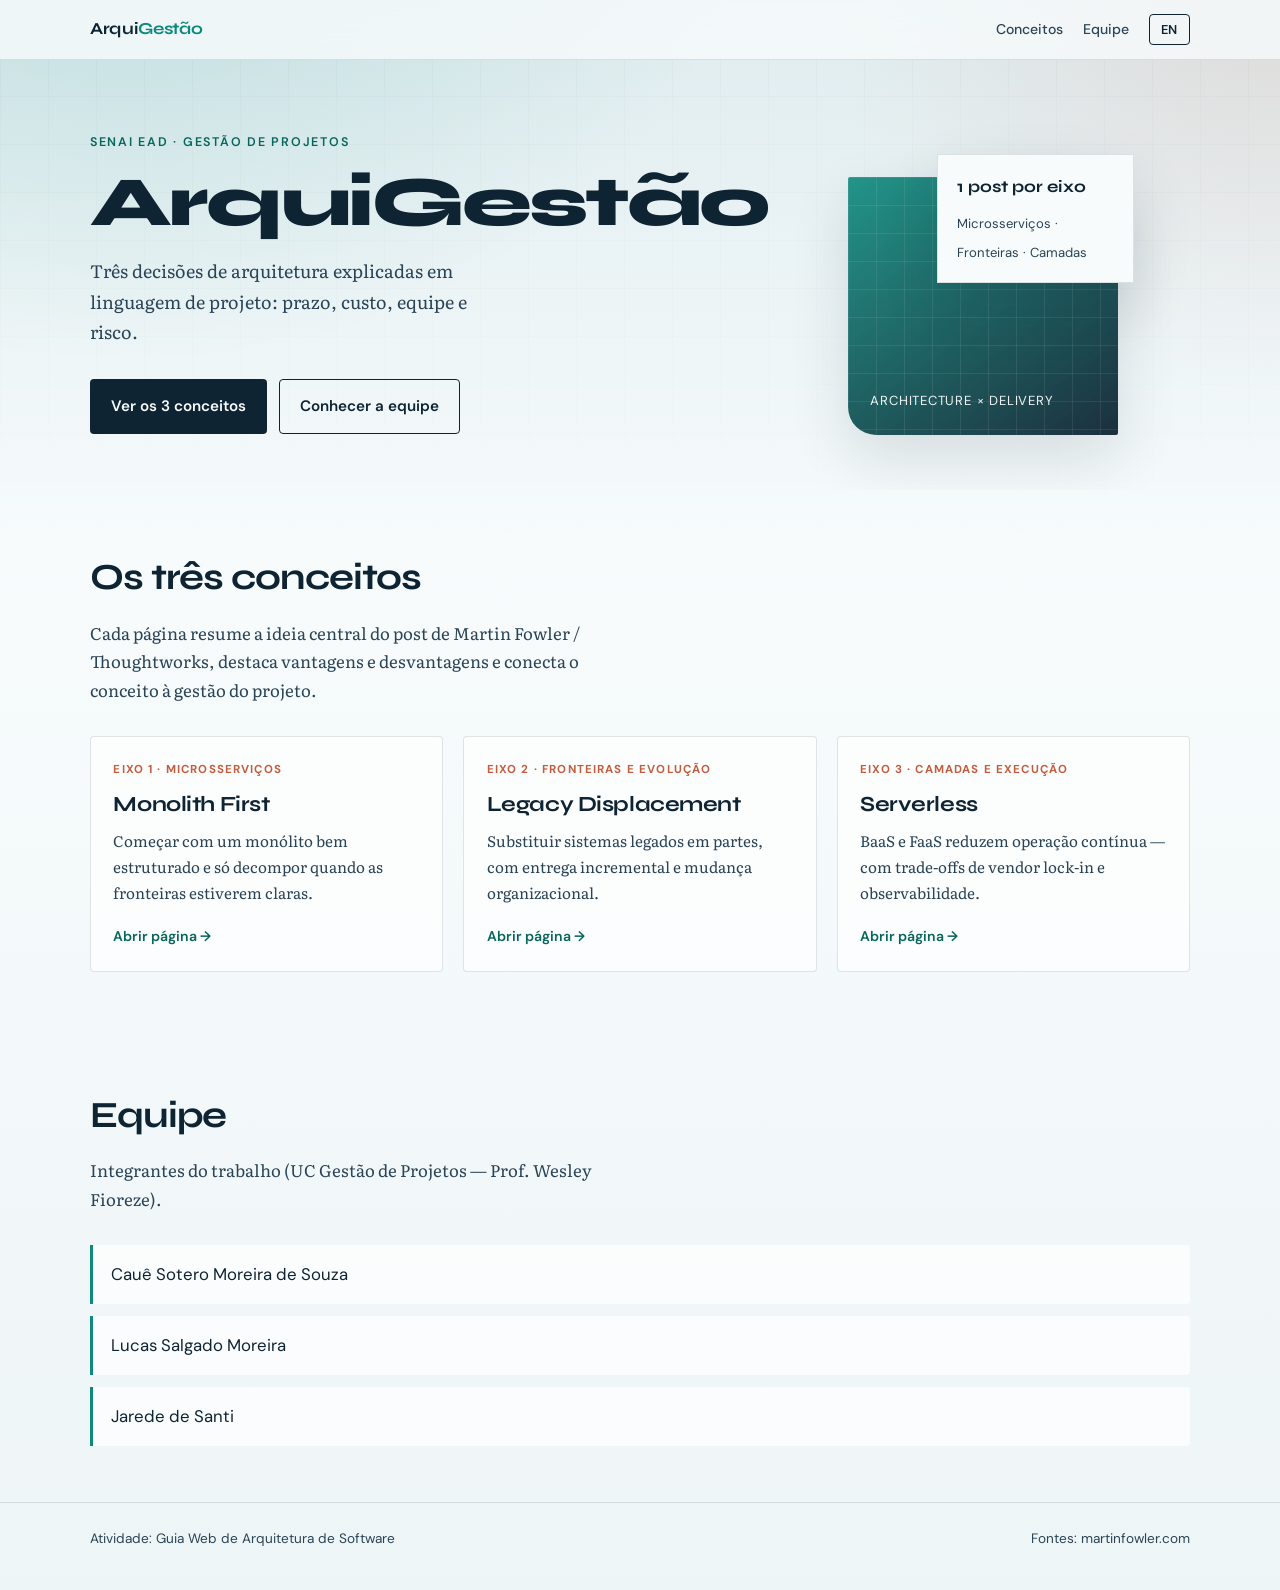
<file: index.html>
<!DOCTYPE html>
<html lang="pt">
<head>
  <meta charset="UTF-8" />
  <meta name="viewport" content="width=device-width, initial-scale=1" />
  <title>ArquiGestão — Guia de Arquitetura e Gestão de Projetos</title>
  <meta name="description" content="Três conceitos de arquitetura de software e seu impacto na gestão de projetos." />
  <link rel="icon" href="favicon.svg" type="image/svg+xml" />
  <link rel="preconnect" href="https://fonts.googleapis.com" />
  <link rel="preconnect" href="https://fonts.gstatic.com" crossorigin />
  <link href="https://fonts.googleapis.com/css2?family=DM+Sans:wght@400;500;600;700&family=Literata:opsz,wght@7..72,400;7..72,600&family=Syne:wght@700;800&display=swap" rel="stylesheet" />
  <link rel="stylesheet" href="css/styles.css" />
</head>
<body>
  <header class="site-header">
    <div class="header-inner">
      <a class="brand" href="index.html">Arqui<span>Gestão</span></a>
      <nav class="nav" aria-label="Principal">
        <a href="#posts" data-pt="Conceitos" data-en="Concepts">Conceitos</a>
        <a href="#equipe" data-pt="Equipe" data-en="Team">Equipe</a>
        <button type="button" class="lang-toggle" data-lang-toggle>EN</button>
      </nav>
    </div>
  </header>

  <main>
    <section class="hero">
      <div class="wrap hero-grid">
        <div>
          <p class="eyebrow" data-pt="SENAI EAD · Gestão de Projetos" data-en="SENAI EAD · Project Management">SENAI EAD · Gestão de Projetos</p>
          <h1 data-pt="ArquiGestão" data-en="ArquiGestão">ArquiGestão</h1>
          <p class="hero-lead" data-pt="Três decisões de arquitetura explicadas em linguagem de projeto: prazo, custo, equipe e risco." data-en="Three architecture decisions explained in project language: schedule, cost, team and risk.">
            Três decisões de arquitetura explicadas em linguagem de projeto: prazo, custo, equipe e risco.
          </p>
          <div class="cta-row">
            <a class="btn btn-primary" href="#posts" data-pt="Ver os 3 conceitos" data-en="See the 3 concepts">Ver os 3 conceitos</a>
            <a class="btn btn-ghost" href="#equipe" data-pt="Conhecer a equipe" data-en="Meet the team">Conhecer a equipe</a>
          </div>
        </div>
        <div class="hero-visual" aria-hidden="true">
          <div class="blueprint">
            <div class="blueprint-label">Architecture × Delivery</div>
          </div>
          <div class="floating-axis">
            <strong data-pt="1 post por eixo" data-en="1 post per axis">1 post por eixo</strong>
            <span data-pt="Microsserviços · Fronteiras · Camadas" data-en="Microservices · Boundaries · Layers">Microsserviços · Fronteiras · Camadas</span>
          </div>
        </div>
      </div>
    </section>

    <section class="section" id="posts">
      <div class="wrap">
        <div class="section-head">
          <h2 data-pt="Os três conceitos" data-en="The three concepts">Os três conceitos</h2>
          <p data-pt="Cada página resume a ideia central do post de Martin Fowler / Thoughtworks, destaca vantagens e desvantagens e conecta o conceito à gestão do projeto." data-en="Each page summarizes the core idea from Martin Fowler / Thoughtworks, covers trade-offs, and connects the concept to project management.">
            Cada página resume a ideia central do post de Martin Fowler / Thoughtworks, destaca vantagens e desvantagens e conecta o conceito à gestão do projeto.
          </p>
        </div>

        <div class="post-links">
          <a class="post-link" href="monolith-first.html">
            <div>
              <div class="axis" data-pt="Eixo 1 · Microsserviços" data-en="Axis 1 · Microservices">Eixo 1 · Microsserviços</div>
              <h3>Monolith First</h3>
              <p data-pt="Começar com um monólito bem estruturado e só decompor quando as fronteiras estiverem claras." data-en="Start with a well-structured monolith and split only when service boundaries are clear.">
                Começar com um monólito bem estruturado e só decompor quando as fronteiras estiverem claras.
              </p>
            </div>
            <span class="go" data-pt="Abrir página →" data-en="Open page →">Abrir página →</span>
          </a>

          <a class="post-link" href="legacy-displacement.html">
            <div>
              <div class="axis" data-pt="Eixo 2 · Fronteiras e evolução" data-en="Axis 2 · Boundaries & evolution">Eixo 2 · Fronteiras e evolução</div>
              <h3>Legacy Displacement</h3>
              <p data-pt="Substituir sistemas legados em partes, com entrega incremental e mudança organizacional." data-en="Replace legacy systems in parts, with incremental delivery and organizational change.">
                Substituir sistemas legados em partes, com entrega incremental e mudança organizacional.
              </p>
            </div>
            <span class="go" data-pt="Abrir página →" data-en="Open page →">Abrir página →</span>
          </a>

          <a class="post-link" href="serverless.html">
            <div>
              <div class="axis" data-pt="Eixo 3 · Camadas e execução" data-en="Axis 3 · Layers & execution">Eixo 3 · Camadas e execução</div>
              <h3>Serverless</h3>
              <p data-pt="BaaS e FaaS reduzem operação contínua — com trade-offs de vendor lock-in e observabilidade." data-en="BaaS and FaaS reduce always-on ops — with trade-offs around vendor lock-in and observability.">
                BaaS e FaaS reduzem operação contínua — com trade-offs de vendor lock-in e observabilidade.
              </p>
            </div>
            <span class="go" data-pt="Abrir página →" data-en="Open page →">Abrir página →</span>
          </a>
        </div>
      </div>
    </section>

    <section class="section" id="equipe">
      <div class="wrap">
        <div class="section-head">
          <h2 data-pt="Equipe" data-en="Team">Equipe</h2>
          <p data-pt="Integrantes do trabalho (UC Gestão de Projetos — Prof. Wesley Fioreze)." data-en="Team members (Project Management course — Prof. Wesley Fioreze).">
            Integrantes do trabalho (UC Gestão de Projetos — Prof. Wesley Fioreze).
          </p>
        </div>
        <ul class="team-list">
          <li>Cauê Sotero Moreira de Souza</li>
          <li>Lucas Salgado Moreira</li>
          <li>Jarede de Santi</li>
        </ul>
      </div>
    </section>
  </main>

  <footer class="site-footer">
    <div class="wrap">
      <span data-pt="Atividade: Guia Web de Arquitetura de Software" data-en="Assignment: Software Architecture Web Guide">Atividade: Guia Web de Arquitetura de Software</span>
      <span>Fontes: martinfowler.com</span>
    </div>
  </footer>

  <script src="js/main.js"></script>
</body>
</html>
</file>
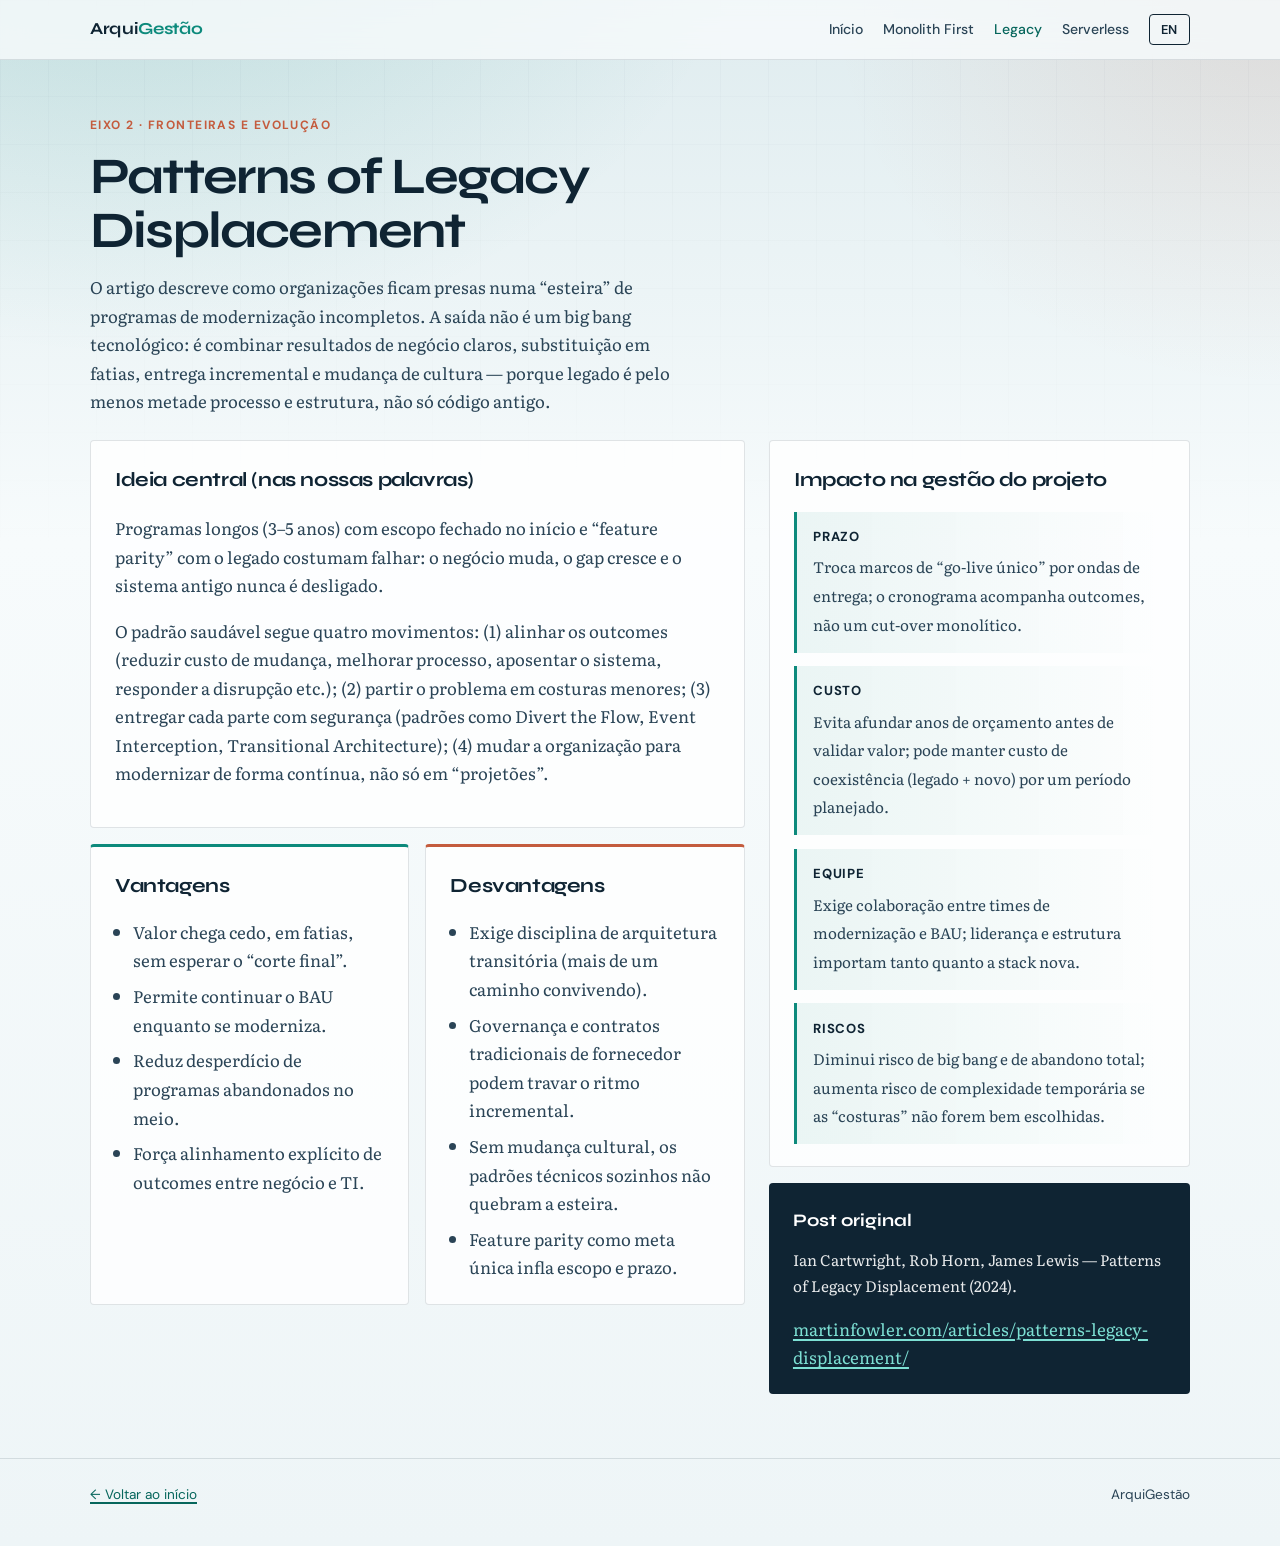
<file: legacy-displacement.html>
<!DOCTYPE html>
<html lang="pt">
<head>
  <meta charset="UTF-8" />
  <meta name="viewport" content="width=device-width, initial-scale=1" />
  <title>Patterns of Legacy Displacement — ArquiGestão</title>
  <link rel="icon" href="favicon.svg" type="image/svg+xml" />
  <link rel="preconnect" href="https://fonts.googleapis.com" />
  <link rel="preconnect" href="https://fonts.gstatic.com" crossorigin />
  <link href="https://fonts.googleapis.com/css2?family=DM+Sans:wght@400;500;600;700&family=Literata:opsz,wght@7..72,400;7..72,600&family=Syne:wght@700;800&display=swap" rel="stylesheet" />
  <link rel="stylesheet" href="css/styles.css" />
</head>
<body>
  <header class="site-header">
    <div class="header-inner">
      <a class="brand" href="index.html">Arqui<span>Gestão</span></a>
      <nav class="nav" aria-label="Principal">
        <a href="index.html" data-pt="Início" data-en="Home">Início</a>
        <a href="monolith-first.html">Monolith First</a>
        <a href="legacy-displacement.html" aria-current="page">Legacy</a>
        <a href="serverless.html">Serverless</a>
        <button type="button" class="lang-toggle" data-lang-toggle>EN</button>
      </nav>
    </div>
  </header>

  <main>
    <section class="page-hero">
      <div class="wrap">
        <div class="axis-tag" data-pt="Eixo 2 · Fronteiras e evolução" data-en="Axis 2 · Boundaries & evolution">Eixo 2 · Fronteiras e evolução</div>
        <h1>Patterns of Legacy Displacement</h1>
        <p class="lead" data-show="pt">
          O artigo descreve como organizações ficam presas numa “esteira” de programas de modernização incompletos. A saída não é um big bang tecnológico: é combinar resultados de negócio claros, substituição em fatias, entrega incremental e mudança de cultura — porque legado é pelo menos metade processo e estrutura, não só código antigo.
        </p>
        <p class="lead" data-show="en">
          The article describes how organizations get stuck on a treadmill of half-finished modernization programs. The way out is not a technology big bang: it is combining clear business outcomes, displacement in slices, incremental delivery, and cultural change — because legacy is at least half process and structure, not only old code.
        </p>
      </div>
    </section>

    <div class="wrap content-grid">
      <div class="side-stack">
        <article class="panel">
          <h2 data-pt="Ideia central (nas nossas palavras)" data-en="Core idea (in our words)">Ideia central (nas nossas palavras)</h2>
          <div data-show="pt">
            <p>Programas longos (3–5 anos) com escopo fechado no início e “feature parity” com o legado costumam falhar: o negócio muda, o gap cresce e o sistema antigo nunca é desligado.</p>
            <p>O padrão saudável segue quatro movimentos: (1) alinhar os outcomes (reduzir custo de mudança, melhorar processo, aposentar o sistema, responder a disrupção etc.); (2) partir o problema em costuras menores; (3) entregar cada parte com segurança (padrões como Divert the Flow, Event Interception, Transitional Architecture); (4) mudar a organização para modernizar de forma contínua, não só em “projetões”.</p>
          </div>
          <div data-show="en">
            <p>Long programs (3–5 years) with upfront frozen scope and “feature parity” with the legacy often fail: the business changes, the gap grows, and the old system is never turned off.</p>
            <p>A healthier pattern follows four moves: (1) align outcomes (lower cost of change, improve process, retire the system, respond to disruption, etc.); (2) break the problem along smaller seams; (3) deliver each part safely (patterns such as Divert the Flow, Event Interception, Transitional Architecture); (4) change the organization so modernization becomes continuous, not only giant programs.</p>
          </div>
        </article>

        <div class="split">
          <article class="panel pros">
            <h2 data-pt="Vantagens" data-en="Advantages">Vantagens</h2>
            <ul data-show="pt">
              <li>Valor chega cedo, em fatias, sem esperar o “corte final”.</li>
              <li>Permite continuar o BAU enquanto se moderniza.</li>
              <li>Reduz desperdício de programas abandonados no meio.</li>
              <li>Força alinhamento explícito de outcomes entre negócio e TI.</li>
            </ul>
            <ul data-show="en">
              <li>Value arrives early, in slices, without waiting for a final cutover.</li>
              <li>Lets BAU continue while modernization proceeds.</li>
              <li>Reduces waste from mid-program abandoned replacements.</li>
              <li>Forces explicit outcome alignment between business and IT.</li>
            </ul>
          </article>
          <article class="panel cons">
            <h2 data-pt="Desvantagens" data-en="Disadvantages">Desvantagens</h2>
            <ul data-show="pt">
              <li>Exige disciplina de arquitetura transitória (mais de um caminho convivendo).</li>
              <li>Governança e contratos tradicionais de fornecedor podem travar o ritmo incremental.</li>
              <li>Sem mudança cultural, os padrões técnicos sozinhos não quebram a esteira.</li>
              <li>Feature parity como meta única infla escopo e prazo.</li>
            </ul>
            <ul data-show="en">
              <li>Requires transitional architecture discipline (more than one path coexisting).</li>
              <li>Traditional vendor governance/contracts can block incremental pace.</li>
              <li>Without cultural change, technical patterns alone will not break the treadmill.</li>
              <li>Feature parity as the only goal inflates scope and schedule.</li>
            </ul>
          </article>
        </div>
      </div>

      <aside class="side-stack">
        <article class="panel">
          <h2 data-pt="Impacto na gestão do projeto" data-en="Impact on project management">Impacto na gestão do projeto</h2>
          <div class="impact-grid">
            <div class="impact-item">
              <strong data-pt="Prazo" data-en="Schedule">Prazo</strong>
              <span data-show="pt">Troca marcos de “go-live único” por ondas de entrega; o cronograma acompanha outcomes, não um cut-over monolítico.</span>
              <span data-show="en">Replaces single go-live milestones with delivery waves; the schedule tracks outcomes, not one monolithic cutover.</span>
            </div>
            <div class="impact-item">
              <strong data-pt="Custo" data-en="Cost">Custo</strong>
              <span data-show="pt">Evita afundar anos de orçamento antes de validar valor; pode manter custo de coexistência (legado + novo) por um período planejado.</span>
              <span data-show="en">Avoids sinking years of budget before proving value; may keep coexistence cost (legacy + new) for a planned period.</span>
            </div>
            <div class="impact-item">
              <strong data-pt="Equipe" data-en="Team">Equipe</strong>
              <span data-show="pt">Exige colaboração entre times de modernização e BAU; liderança e estrutura importam tanto quanto a stack nova.</span>
              <span data-show="en">Requires collaboration between modernization and BAU teams; leadership and structure matter as much as the new stack.</span>
            </div>
            <div class="impact-item">
              <strong data-pt="Riscos" data-en="Risks">Riscos</strong>
              <span data-show="pt">Diminui risco de big bang e de abandono total; aumenta risco de complexidade temporária se as “costuras” não forem bem escolhidas.</span>
              <span data-show="en">Lowers big-bang and total-abandonment risk; raises temporary-complexity risk if seams are poorly chosen.</span>
            </div>
          </div>
        </article>

        <div class="source-box">
          <h2 data-pt="Post original" data-en="Original post">Post original</h2>
          <p data-pt="Ian Cartwright, Rob Horn, James Lewis — Patterns of Legacy Displacement (2024)." data-en="Ian Cartwright, Rob Horn, James Lewis — Patterns of Legacy Displacement (2024).">Ian Cartwright, Rob Horn, James Lewis — Patterns of Legacy Displacement (2024).</p>
          <a href="https://martinfowler.com/articles/patterns-legacy-displacement/" target="_blank" rel="noopener">martinfowler.com/articles/patterns-legacy-displacement/</a>
        </div>
      </aside>
    </div>
  </main>

  <footer class="site-footer">
    <div class="wrap">
      <a href="index.html" data-pt="← Voltar ao início" data-en="← Back to home">← Voltar ao início</a>
      <span>ArquiGestão</span>
    </div>
  </footer>
  <script src="js/main.js"></script>
</body>
</html>
</file>
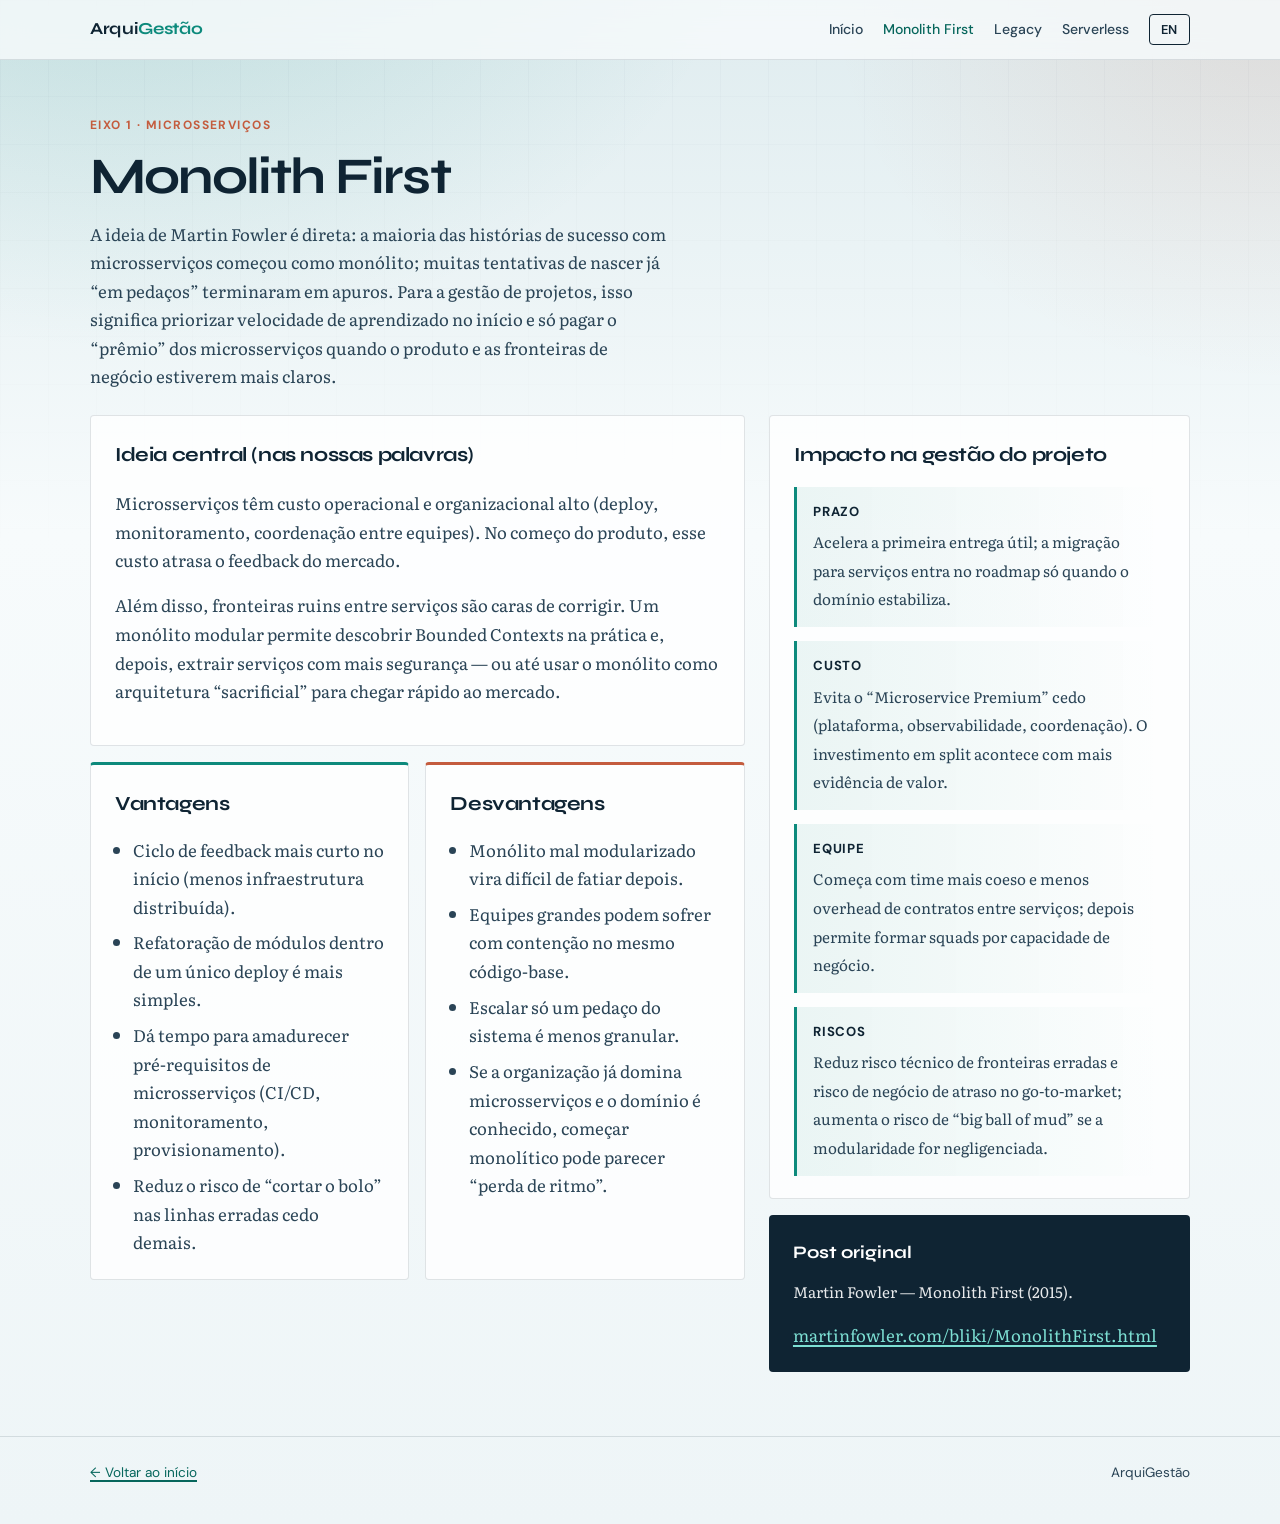
<file: monolith-first.html>
<!DOCTYPE html>
<html lang="pt">
<head>
  <meta charset="UTF-8" />
  <meta name="viewport" content="width=device-width, initial-scale=1" />
  <title>Monolith First — ArquiGestão</title>
  <link rel="icon" href="favicon.svg" type="image/svg+xml" />
  <link rel="preconnect" href="https://fonts.googleapis.com" />
  <link rel="preconnect" href="https://fonts.gstatic.com" crossorigin />
  <link href="https://fonts.googleapis.com/css2?family=DM+Sans:wght@400;500;600;700&family=Literata:opsz,wght@7..72,400;7..72,600&family=Syne:wght@700;800&display=swap" rel="stylesheet" />
  <link rel="stylesheet" href="css/styles.css" />
</head>
<body>
  <header class="site-header">
    <div class="header-inner">
      <a class="brand" href="index.html">Arqui<span>Gestão</span></a>
      <nav class="nav" aria-label="Principal">
        <a href="index.html" data-pt="Início" data-en="Home">Início</a>
        <a href="monolith-first.html" aria-current="page">Monolith First</a>
        <a href="legacy-displacement.html">Legacy</a>
        <a href="serverless.html">Serverless</a>
        <button type="button" class="lang-toggle" data-lang-toggle>EN</button>
      </nav>
    </div>
  </header>

  <main>
    <section class="page-hero">
      <div class="wrap">
        <div class="axis-tag" data-pt="Eixo 1 · Microsserviços" data-en="Axis 1 · Microservices">Eixo 1 · Microsserviços</div>
        <h1>Monolith First</h1>
        <p class="lead" data-show="pt">
          A ideia de Martin Fowler é direta: a maioria das histórias de sucesso com microsserviços começou como monólito; muitas tentativas de nascer já “em pedaços” terminaram em apuros. Para a gestão de projetos, isso significa priorizar velocidade de aprendizado no início e só pagar o “prêmio” dos microsserviços quando o produto e as fronteiras de negócio estiverem mais claros.
        </p>
        <p class="lead" data-show="en">
          Martin Fowler’s point is straightforward: most successful microservice stories started as a monolith; many systems built as microservices from day one ran into serious trouble. For project management, that means prioritizing learning speed early and only paying the microservice “premium” once the product and business boundaries are clearer.
        </p>
      </div>
    </section>

    <div class="wrap content-grid">
      <div class="side-stack">
        <article class="panel">
          <h2 data-pt="Ideia central (nas nossas palavras)" data-en="Core idea (in our words)">Ideia central (nas nossas palavras)</h2>
          <div data-show="pt">
            <p>Microsserviços têm custo operacional e organizacional alto (deploy, monitoramento, coordenação entre equipes). No começo do produto, esse custo atrasa o feedback do mercado.</p>
            <p>Além disso, fronteiras ruins entre serviços são caras de corrigir. Um monólito modular permite descobrir Bounded Contexts na prática e, depois, extrair serviços com mais segurança — ou até usar o monólito como arquitetura “sacrificial” para chegar rápido ao mercado.</p>
          </div>
          <div data-show="en">
            <p>Microservices carry a high operational and organizational cost (deploy, monitoring, cross-team coordination). Early in a product, that cost slows market feedback.</p>
            <p>Bad service boundaries are also expensive to fix. A modular monolith lets you discover Bounded Contexts in practice and later extract services more safely — or even treat the monolith as a sacrificial architecture to reach the market quickly.</p>
          </div>
        </article>

        <div class="split">
          <article class="panel pros">
            <h2 data-pt="Vantagens" data-en="Advantages">Vantagens</h2>
            <ul data-show="pt">
              <li>Ciclo de feedback mais curto no início (menos infraestrutura distribuída).</li>
              <li>Refatoração de módulos dentro de um único deploy é mais simples.</li>
              <li>Dá tempo para amadurecer pré-requisitos de microsserviços (CI/CD, monitoramento, provisionamento).</li>
              <li>Reduz o risco de “cortar o bolo” nas linhas erradas cedo demais.</li>
            </ul>
            <ul data-show="en">
              <li>Shorter feedback loops early on (less distributed infrastructure).</li>
              <li>Refactoring modules inside a single deploy is simpler.</li>
              <li>Buys time to mature microservice prerequisites (CI/CD, monitoring, provisioning).</li>
              <li>Lowers the risk of cutting service boundaries in the wrong places too early.</li>
            </ul>
          </article>
          <article class="panel cons">
            <h2 data-pt="Desvantagens" data-en="Disadvantages">Desvantagens</h2>
            <ul data-show="pt">
              <li>Monólito mal modularizado vira difícil de fatiar depois.</li>
              <li>Equipes grandes podem sofrer com contenção no mesmo código-base.</li>
              <li>Escalar só um pedaço do sistema é menos granular.</li>
              <li>Se a organização já domina microsserviços e o domínio é conhecido, começar monolítico pode parecer “perda de ritmo”.</li>
            </ul>
            <ul data-show="en">
              <li>A poorly modularized monolith becomes hard to slice later.</li>
              <li>Large teams may contend on the same codebase.</li>
              <li>Scaling only one part of the system is less granular.</li>
              <li>If the org already masters microservices and the domain is known, starting monolithic may feel like lost momentum.</li>
            </ul>
          </article>
        </div>
      </div>

      <aside class="side-stack">
        <article class="panel">
          <h2 data-pt="Impacto na gestão do projeto" data-en="Impact on project management">Impacto na gestão do projeto</h2>
          <div class="impact-grid">
            <div class="impact-item">
              <strong data-pt="Prazo" data-en="Schedule">Prazo</strong>
              <span data-show="pt">Acelera a primeira entrega útil; a migração para serviços entra no roadmap só quando o domínio estabiliza.</span>
              <span data-show="en">Speeds up the first useful release; migration to services enters the roadmap only when the domain stabilizes.</span>
            </div>
            <div class="impact-item">
              <strong data-pt="Custo" data-en="Cost">Custo</strong>
              <span data-show="pt">Evita o “Microservice Premium” cedo (plataforma, observabilidade, coordenação). O investimento em split acontece com mais evidência de valor.</span>
              <span data-show="en">Avoids the early “Microservice Premium” (platform, observability, coordination). Split investment happens with clearer evidence of value.</span>
            </div>
            <div class="impact-item">
              <strong data-pt="Equipe" data-en="Team">Equipe</strong>
              <span data-show="pt">Começa com time mais coeso e menos overhead de contratos entre serviços; depois permite formar squads por capacidade de negócio.</span>
              <span data-show="en">Starts with a more cohesive team and less inter-service contract overhead; later enables squads by business capability.</span>
            </div>
            <div class="impact-item">
              <strong data-pt="Riscos" data-en="Risks">Riscos</strong>
              <span data-show="pt">Reduz risco técnico de fronteiras erradas e risco de negócio de atraso no go-to-market; aumenta o risco de “big ball of mud” se a modularidade for negligenciada.</span>
              <span data-show="en">Reduces technical risk of wrong boundaries and business risk of late go-to-market; increases “big ball of mud” risk if modularity is neglected.</span>
            </div>
          </div>
        </article>

        <div class="source-box">
          <h2 data-pt="Post original" data-en="Original post">Post original</h2>
          <p data-pt="Martin Fowler — Monolith First (2015)." data-en="Martin Fowler — Monolith First (2015).">Martin Fowler — Monolith First (2015).</p>
          <a href="https://martinfowler.com/bliki/MonolithFirst.html" target="_blank" rel="noopener">martinfowler.com/bliki/MonolithFirst.html</a>
        </div>
      </aside>
    </div>
  </main>

  <footer class="site-footer">
    <div class="wrap">
      <a href="index.html" data-pt="← Voltar ao início" data-en="← Back to home">← Voltar ao início</a>
      <span>ArquiGestão</span>
    </div>
  </footer>
  <script src="js/main.js"></script>
</body>
</html>
</file>
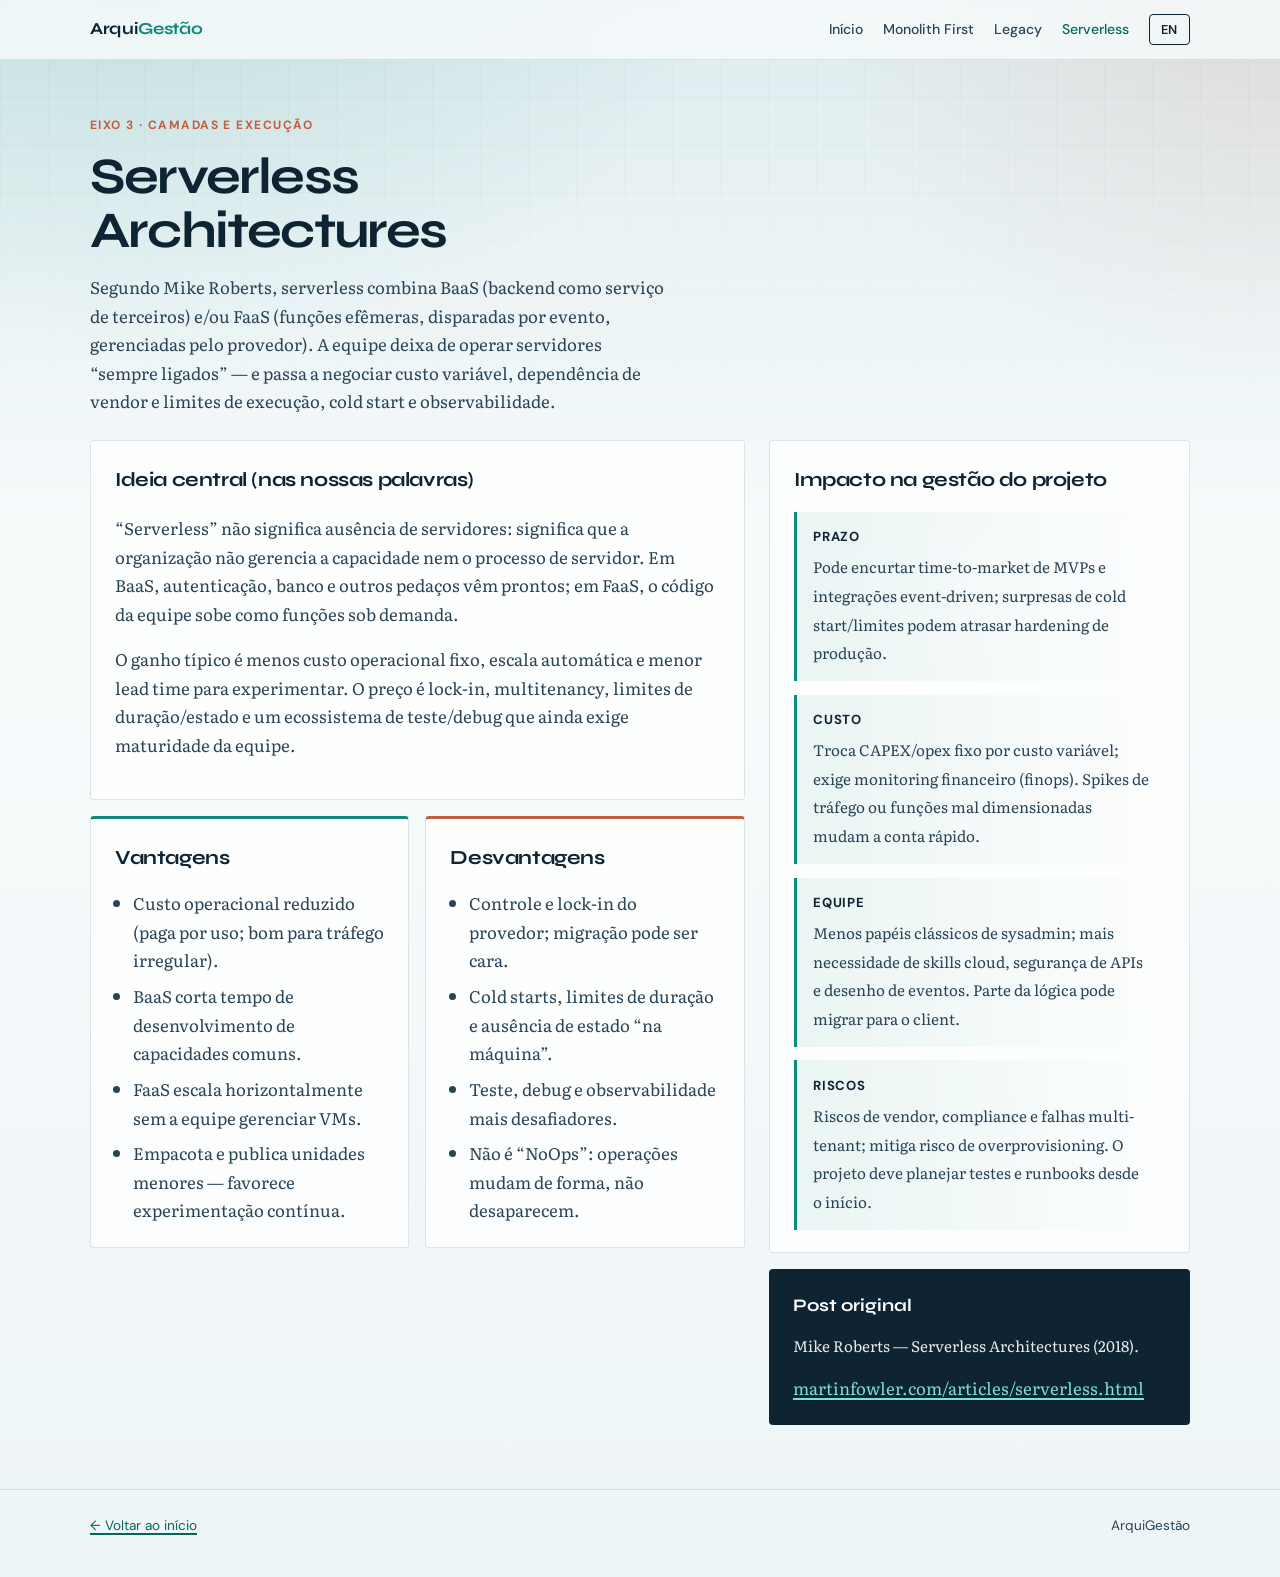
<file: serverless.html>
<!DOCTYPE html>
<html lang="pt">
<head>
  <meta charset="UTF-8" />
  <meta name="viewport" content="width=device-width, initial-scale=1" />
  <title>Serverless Architectures — ArquiGestão</title>
  <link rel="icon" href="favicon.svg" type="image/svg+xml" />
  <link rel="preconnect" href="https://fonts.googleapis.com" />
  <link rel="preconnect" href="https://fonts.gstatic.com" crossorigin />
  <link href="https://fonts.googleapis.com/css2?family=DM+Sans:wght@400;500;600;700&family=Literata:opsz,wght@7..72,400;7..72,600&family=Syne:wght@700;800&display=swap" rel="stylesheet" />
  <link rel="stylesheet" href="css/styles.css" />
</head>
<body>
  <header class="site-header">
    <div class="header-inner">
      <a class="brand" href="index.html">Arqui<span>Gestão</span></a>
      <nav class="nav" aria-label="Principal">
        <a href="index.html" data-pt="Início" data-en="Home">Início</a>
        <a href="monolith-first.html">Monolith First</a>
        <a href="legacy-displacement.html">Legacy</a>
        <a href="serverless.html" aria-current="page">Serverless</a>
        <button type="button" class="lang-toggle" data-lang-toggle>EN</button>
      </nav>
    </div>
  </header>

  <main>
    <section class="page-hero">
      <div class="wrap">
        <div class="axis-tag" data-pt="Eixo 3 · Camadas e execução" data-en="Axis 3 · Layers & execution">Eixo 3 · Camadas e execução</div>
        <h1>Serverless Architectures</h1>
        <p class="lead" data-show="pt">
          Segundo Mike Roberts, serverless combina BaaS (backend como serviço de terceiros) e/ou FaaS (funções efêmeras, disparadas por evento, gerenciadas pelo provedor). A equipe deixa de operar servidores “sempre ligados” — e passa a negociar custo variável, dependência de vendor e limites de execução, cold start e observabilidade.
        </p>
        <p class="lead" data-show="en">
          According to Mike Roberts, serverless combines BaaS (third-party backend services) and/or FaaS (ephemeral, event-triggered functions managed by a provider). The team stops running always-on servers — and instead negotiates variable cost, vendor dependency, and limits around execution, cold starts, and observability.
        </p>
      </div>
    </section>

    <div class="wrap content-grid">
      <div class="side-stack">
        <article class="panel">
          <h2 data-pt="Ideia central (nas nossas palavras)" data-en="Core idea (in our words)">Ideia central (nas nossas palavras)</h2>
          <div data-show="pt">
            <p>“Serverless” não significa ausência de servidores: significa que a organização não gerencia a capacidade nem o processo de servidor. Em BaaS, autenticação, banco e outros pedaços vêm prontos; em FaaS, o código da equipe sobe como funções sob demanda.</p>
            <p>O ganho típico é menos custo operacional fixo, escala automática e menor lead time para experimentar. O preço é lock-in, multitenancy, limites de duração/estado e um ecossistema de teste/debug que ainda exige maturidade da equipe.</p>
          </div>
          <div data-show="en">
            <p>“Serverless” does not mean no servers: it means the organization does not manage server capacity or server processes. With BaaS, auth, databases and other pieces come ready-made; with FaaS, team code runs as on-demand functions.</p>
            <p>Typical gains are lower fixed ops cost, automatic scaling and shorter lead time to experiment. The price is lock-in, multitenancy, duration/state limits and a testing/debugging ecosystem that still demands team maturity.</p>
          </div>
        </article>

        <div class="split">
          <article class="panel pros">
            <h2 data-pt="Vantagens" data-en="Advantages">Vantagens</h2>
            <ul data-show="pt">
              <li>Custo operacional reduzido (paga por uso; bom para tráfego irregular).</li>
              <li>BaaS corta tempo de desenvolvimento de capacidades comuns.</li>
              <li>FaaS escala horizontalmente sem a equipe gerenciar VMs.</li>
              <li>Empacota e publica unidades menores — favorece experimentação contínua.</li>
            </ul>
            <ul data-show="en">
              <li>Lower operational cost (pay-per-use; good for uneven traffic).</li>
              <li>BaaS cuts development time for common capabilities.</li>
              <li>FaaS scales horizontally without the team managing VMs.</li>
              <li>Packages and ships smaller units — favors continuous experimentation.</li>
            </ul>
          </article>
          <article class="panel cons">
            <h2 data-pt="Desvantagens" data-en="Disadvantages">Desvantagens</h2>
            <ul data-show="pt">
              <li>Controle e lock-in do provedor; migração pode ser cara.</li>
              <li>Cold starts, limites de duração e ausência de estado “na máquina”.</li>
              <li>Teste, debug e observabilidade mais desafiadores.</li>
              <li>Não é “NoOps”: operações mudam de forma, não desaparecem.</li>
            </ul>
            <ul data-show="en">
              <li>Vendor control and lock-in; migration can be expensive.</li>
              <li>Cold starts, duration limits and no in-server state.</li>
              <li>Testing, debugging and observability are harder.</li>
              <li>Not “NoOps”: operations change shape, they do not vanish.</li>
            </ul>
          </article>
        </div>
      </div>

      <aside class="side-stack">
        <article class="panel">
          <h2 data-pt="Impacto na gestão do projeto" data-en="Impact on project management">Impacto na gestão do projeto</h2>
          <div class="impact-grid">
            <div class="impact-item">
              <strong data-pt="Prazo" data-en="Schedule">Prazo</strong>
              <span data-show="pt">Pode encurtar time-to-market de MVPs e integrações event-driven; surpresas de cold start/limites podem atrasar hardening de produção.</span>
              <span data-show="en">Can shorten time-to-market for MVPs and event-driven integrations; cold-start/limit surprises can delay production hardening.</span>
            </div>
            <div class="impact-item">
              <strong data-pt="Custo" data-en="Cost">Custo</strong>
              <span data-show="pt">Troca CAPEX/opex fixo por custo variável; exige monitoring financeiro (finops). Spikes de tráfego ou funções mal dimensionadas mudam a conta rápido.</span>
              <span data-show="en">Swaps fixed CAPEX/opex for variable cost; needs financial monitoring (finops). Traffic spikes or poorly sized functions can move the bill quickly.</span>
            </div>
            <div class="impact-item">
              <strong data-pt="Equipe" data-en="Team">Equipe</strong>
              <span data-show="pt">Menos papéis clássicos de sysadmin; mais necessidade de skills cloud, segurança de APIs e desenho de eventos. Parte da lógica pode migrar para o client.</span>
              <span data-show="en">Fewer classic sysadmin roles; more need for cloud skills, API security and event design. Some logic may move to the client.</span>
            </div>
            <div class="impact-item">
              <strong data-pt="Riscos" data-en="Risks">Riscos</strong>
              <span data-show="pt">Riscos de vendor, compliance e falhas multi-tenant; mitiga risco de overprovisioning. O projeto deve planejar testes e runbooks desde o início.</span>
              <span data-show="en">Vendor, compliance and multi-tenant failure risks; mitigates overprovisioning risk. The project should plan tests and runbooks from the start.</span>
            </div>
          </div>
        </article>

        <div class="source-box">
          <h2 data-pt="Post original" data-en="Original post">Post original</h2>
          <p data-pt="Mike Roberts — Serverless Architectures (2018)." data-en="Mike Roberts — Serverless Architectures (2018).">Mike Roberts — Serverless Architectures (2018).</p>
          <a href="https://martinfowler.com/articles/serverless.html" target="_blank" rel="noopener">martinfowler.com/articles/serverless.html</a>
        </div>
      </aside>
    </div>
  </main>

  <footer class="site-footer">
    <div class="wrap">
      <a href="index.html" data-pt="← Voltar ao início" data-en="← Back to home">← Voltar ao início</a>
      <span>ArquiGestão</span>
    </div>
  </footer>
  <script src="js/main.js"></script>
</body>
</html>
</file>
<file: css/styles.css>
:root {
  --ink: #0f2433;
  --ink-soft: #2a4456;
  --mist: #e8f1f4;
  --paper: #f7fbfc;
  --teal: #0d8a7c;
  --teal-deep: #06665c;
  --coral: #c45c3e;
  --sand: #d4a574;
  --line: rgba(15, 36, 51, 0.12);
  --shadow: 0 24px 60px rgba(15, 36, 51, 0.12);
  --font-display: "Syne", sans-serif;
  --font-body: "Literata", Georgia, serif;
  --font-ui: "DM Sans", sans-serif;
  --radius: 4px;
  --max: 1100px;
}

*,
*::before,
*::after {
  box-sizing: border-box;
}

html {
  scroll-behavior: smooth;
}

body {
  margin: 0;
  color: var(--ink);
  font-family: var(--font-body);
  font-size: 1.05rem;
  line-height: 1.7;
  background:
    radial-gradient(ellipse 90% 60% at 10% -10%, rgba(13, 138, 124, 0.18), transparent 55%),
    radial-gradient(ellipse 70% 50% at 100% 0%, rgba(196, 92, 62, 0.12), transparent 50%),
    linear-gradient(180deg, #dfecef 0%, var(--paper) 35%, #eef5f7 100%);
  min-height: 100vh;
}

body::before {
  content: "";
  position: fixed;
  inset: 0;
  pointer-events: none;
  opacity: 0.35;
  background-image:
    linear-gradient(var(--line) 1px, transparent 1px),
    linear-gradient(90deg, var(--line) 1px, transparent 1px);
  background-size: 48px 48px;
  mask-image: linear-gradient(180deg, rgba(0, 0, 0, 0.55), transparent 70%);
  z-index: 0;
}

a {
  color: var(--teal-deep);
  text-decoration-thickness: 1.5px;
  text-underline-offset: 3px;
}

a:hover {
  color: var(--coral);
}

img {
  max-width: 100%;
  display: block;
}

.site-header {
  position: sticky;
  top: 0;
  z-index: 20;
  backdrop-filter: blur(14px);
  background: rgba(247, 251, 252, 0.82);
  border-bottom: 1px solid var(--line);
}

.header-inner,
.wrap {
  width: min(100% - 2.5rem, var(--max));
  margin-inline: auto;
  position: relative;
  z-index: 1;
}

.header-inner {
  display: flex;
  align-items: center;
  justify-content: space-between;
  gap: 1rem;
  padding: 0.85rem 0;
}

.brand {
  font-family: var(--font-display);
  font-weight: 700;
  font-size: 1.05rem;
  letter-spacing: -0.02em;
  color: var(--ink);
  text-decoration: none;
}

.brand span {
  color: var(--teal);
}

.nav {
  display: flex;
  align-items: center;
  gap: 0.75rem 1.25rem;
  flex-wrap: wrap;
  justify-content: flex-end;
}

.nav a {
  font-family: var(--font-ui);
  font-size: 0.88rem;
  font-weight: 500;
  color: var(--ink-soft);
  text-decoration: none;
}

.nav a:hover,
.nav a[aria-current="page"] {
  color: var(--teal-deep);
}

.lang-toggle {
  font-family: var(--font-ui);
  font-size: 0.8rem;
  font-weight: 600;
  letter-spacing: 0.04em;
  text-transform: uppercase;
  border: 1.5px solid var(--ink);
  background: transparent;
  color: var(--ink);
  padding: 0.4rem 0.7rem;
  cursor: pointer;
  border-radius: var(--radius);
  transition: background 0.25s ease, color 0.25s ease, transform 0.2s ease;
}

.lang-toggle:hover {
  background: var(--ink);
  color: var(--paper);
  transform: translateY(-1px);
}

.hero {
  padding: 4.5rem 0 3.5rem;
  position: relative;
  z-index: 1;
  overflow: hidden;
}

.hero-grid {
  display: grid;
  gap: 2.5rem;
  align-items: end;
}

@media (min-width: 880px) {
  .hero-grid {
    grid-template-columns: 1.15fr 0.85fr;
    gap: 3rem;
  }
}

.eyebrow {
  font-family: var(--font-ui);
  font-size: 0.78rem;
  font-weight: 600;
  letter-spacing: 0.14em;
  text-transform: uppercase;
  color: var(--teal-deep);
  margin: 0 0 1rem;
}

.hero h1 {
  font-family: var(--font-display);
  font-weight: 800;
  font-size: clamp(2.6rem, 6vw, 4.4rem);
  line-height: 0.95;
  letter-spacing: -0.04em;
  margin: 0 0 1.25rem;
  max-width: 11ch;
}

.hero-lead {
  font-size: 1.12rem;
  color: var(--ink-soft);
  max-width: 38ch;
  margin: 0 0 2rem;
}

.cta-row {
  display: flex;
  flex-wrap: wrap;
  gap: 0.75rem;
}

.btn {
  font-family: var(--font-ui);
  font-weight: 600;
  font-size: 0.95rem;
  display: inline-flex;
  align-items: center;
  gap: 0.45rem;
  padding: 0.85rem 1.25rem;
  border-radius: var(--radius);
  text-decoration: none;
  border: 1.5px solid transparent;
  transition: transform 0.2s ease, background 0.2s ease, color 0.2s ease, border-color 0.2s ease;
}

.btn:hover {
  transform: translateY(-2px);
}

.btn-primary {
  background: var(--ink);
  color: var(--paper);
}

.btn-primary:hover {
  background: var(--teal-deep);
  color: #fff;
}

.btn-ghost {
  background: transparent;
  border-color: var(--ink);
  color: var(--ink);
}

.btn-ghost:hover {
  border-color: var(--teal);
  color: var(--teal-deep);
}

.hero-visual {
  position: relative;
  min-height: 280px;
}

.blueprint {
  position: absolute;
  inset: 8% 5% 0 10%;
  background:
    linear-gradient(145deg, rgba(13, 138, 124, 0.9), rgba(15, 36, 51, 0.95));
  border-radius: 2px 48px 2px 28px;
  box-shadow: var(--shadow);
  overflow: hidden;
  animation: rise-in 0.9s ease both;
}

.blueprint::before {
  content: "";
  position: absolute;
  inset: 0;
  background-image:
    linear-gradient(rgba(255, 255, 255, 0.08) 1px, transparent 1px),
    linear-gradient(90deg, rgba(255, 255, 255, 0.08) 1px, transparent 1px);
  background-size: 28px 28px;
}

.blueprint-label {
  position: absolute;
  left: 1.4rem;
  bottom: 1.4rem;
  color: rgba(255, 255, 255, 0.92);
  font-family: var(--font-ui);
  font-size: 0.82rem;
  letter-spacing: 0.06em;
  text-transform: uppercase;
  z-index: 1;
}

.floating-axis {
  position: absolute;
  right: 0;
  top: 0;
  width: 62%;
  padding: 1.1rem 1.2rem;
  background: var(--paper);
  border: 1px solid var(--line);
  box-shadow: var(--shadow);
  animation: float-y 5.5s ease-in-out infinite;
  z-index: 2;
}

.floating-axis strong {
  display: block;
  font-family: var(--font-display);
  font-size: 1.05rem;
  margin-bottom: 0.35rem;
}

.floating-axis span {
  font-family: var(--font-ui);
  font-size: 0.82rem;
  color: var(--ink-soft);
}

.section {
  padding: 3.5rem 0;
  position: relative;
  z-index: 1;
}

.section-head {
  margin-bottom: 2rem;
}

.section-head h2 {
  font-family: var(--font-display);
  font-size: clamp(1.7rem, 3vw, 2.3rem);
  letter-spacing: -0.03em;
  margin: 0 0 0.6rem;
}

.section-head p {
  margin: 0;
  color: var(--ink-soft);
  max-width: 52ch;
}

.team-list {
  display: grid;
  gap: 0.75rem;
  list-style: none;
  padding: 0;
  margin: 0;
}

.team-list li {
  font-family: var(--font-ui);
  padding: 0.95rem 1.1rem;
  background: rgba(255, 255, 255, 0.7);
  border-left: 3px solid var(--teal);
  border-radius: 0 var(--radius) var(--radius) 0;
}

.post-links {
  display: grid;
  gap: 1.25rem;
}

@media (min-width: 760px) {
  .post-links {
    grid-template-columns: repeat(3, 1fr);
  }
}

.post-link {
  display: flex;
  flex-direction: column;
  justify-content: space-between;
  min-height: 220px;
  padding: 1.4rem;
  text-decoration: none;
  color: inherit;
  background: rgba(255, 255, 255, 0.72);
  border: 1px solid var(--line);
  border-radius: var(--radius);
  transition: transform 0.25s ease, border-color 0.25s ease, box-shadow 0.25s ease;
  animation: fade-up 0.7s ease both;
}

.post-link:nth-child(2) {
  animation-delay: 0.12s;
}

.post-link:nth-child(3) {
  animation-delay: 0.24s;
}

.post-link:hover {
  transform: translateY(-6px);
  border-color: var(--teal);
  box-shadow: var(--shadow);
  color: inherit;
}

.post-link .axis {
  font-family: var(--font-ui);
  font-size: 0.72rem;
  font-weight: 700;
  letter-spacing: 0.1em;
  text-transform: uppercase;
  color: var(--coral);
  margin-bottom: 0.8rem;
}

.post-link h3 {
  font-family: var(--font-display);
  font-size: 1.35rem;
  letter-spacing: -0.02em;
  margin: 0 0 0.7rem;
  line-height: 1.15;
}

.post-link p {
  margin: 0;
  font-size: 0.95rem;
  color: var(--ink-soft);
  flex: 1;
}

.post-link .go {
  margin-top: 1.2rem;
  font-family: var(--font-ui);
  font-weight: 600;
  font-size: 0.88rem;
  color: var(--teal-deep);
}

.page-hero {
  padding: 3rem 0 1.5rem;
  position: relative;
  z-index: 1;
}

.page-hero .axis-tag {
  display: inline-block;
  font-family: var(--font-ui);
  font-size: 0.75rem;
  font-weight: 700;
  letter-spacing: 0.12em;
  text-transform: uppercase;
  color: var(--coral);
  margin-bottom: 0.9rem;
}

.page-hero h1 {
  font-family: var(--font-display);
  font-size: clamp(2rem, 4.5vw, 3.2rem);
  letter-spacing: -0.035em;
  line-height: 1.05;
  margin: 0 0 1rem;
  max-width: 16ch;
}

.page-hero .lead {
  max-width: 58ch;
  color: var(--ink-soft);
  margin: 0;
}

.content-grid {
  display: grid;
  gap: 1.5rem;
  padding-bottom: 4rem;
  position: relative;
  z-index: 1;
}

@media (min-width: 900px) {
  .content-grid {
    grid-template-columns: 1.4fr 0.9fr;
    align-items: start;
  }
}

.panel {
  background: rgba(255, 255, 255, 0.78);
  border: 1px solid var(--line);
  border-radius: var(--radius);
  padding: 1.4rem 1.5rem;
}

.panel h2 {
  font-family: var(--font-display);
  font-size: 1.25rem;
  margin: 0 0 0.9rem;
  letter-spacing: -0.02em;
}

.panel p,
.panel li {
  color: var(--ink-soft);
}

.panel ul {
  margin: 0;
  padding-left: 1.15rem;
}

.panel li + li {
  margin-top: 0.45rem;
}

.split {
  display: grid;
  gap: 1rem;
}

@media (min-width: 640px) {
  .split {
    grid-template-columns: 1fr 1fr;
  }
}

.pros {
  border-top: 3px solid var(--teal);
}

.cons {
  border-top: 3px solid var(--coral);
}

.impact-grid {
  display: grid;
  gap: 0.85rem;
}

.impact-item {
  padding: 0.9rem 1rem;
  background: linear-gradient(90deg, rgba(13, 138, 124, 0.08), transparent);
  border-left: 3px solid var(--teal);
}

.impact-item strong {
  display: block;
  font-family: var(--font-ui);
  font-size: 0.82rem;
  letter-spacing: 0.06em;
  text-transform: uppercase;
  margin-bottom: 0.25rem;
  color: var(--ink);
}

.impact-item span {
  font-size: 0.95rem;
  color: var(--ink-soft);
}

.side-stack {
  display: grid;
  gap: 1rem;
}

.source-box {
  background: var(--ink);
  color: rgba(255, 255, 255, 0.9);
  padding: 1.4rem 1.5rem;
  border-radius: var(--radius);
}

.source-box h2 {
  font-family: var(--font-display);
  font-size: 1.1rem;
  margin: 0 0 0.7rem;
  color: #fff;
}

.source-box a {
  color: #7de0d4;
}

.source-box p {
  margin: 0 0 1rem;
  font-size: 0.95rem;
}

.site-footer {
  border-top: 1px solid var(--line);
  padding: 1.5rem 0 2.5rem;
  position: relative;
  z-index: 1;
  font-family: var(--font-ui);
  font-size: 0.85rem;
  color: var(--ink-soft);
}

.site-footer .wrap {
  display: flex;
  flex-wrap: wrap;
  gap: 0.75rem 1.5rem;
  justify-content: space-between;
}

[data-show="en"] {
  display: none;
}

html[lang="en"] [data-show="en"] {
  display: revert;
}

html[lang="en"] [data-show="pt"] {
  display: none;
}

@keyframes rise-in {
  from {
    opacity: 0;
    transform: translateY(24px) scale(0.98);
  }
  to {
    opacity: 1;
    transform: none;
  }
}

@keyframes fade-up {
  from {
    opacity: 0;
    transform: translateY(18px);
  }
  to {
    opacity: 1;
    transform: none;
  }
}

@keyframes float-y {
  0%,
  100% {
    transform: translateY(0);
  }
  50% {
    transform: translateY(-10px);
  }
}

@media (prefers-reduced-motion: reduce) {
  *,
  *::before,
  *::after {
    animation: none !important;
    transition: none !important;
  }
}
</file>
